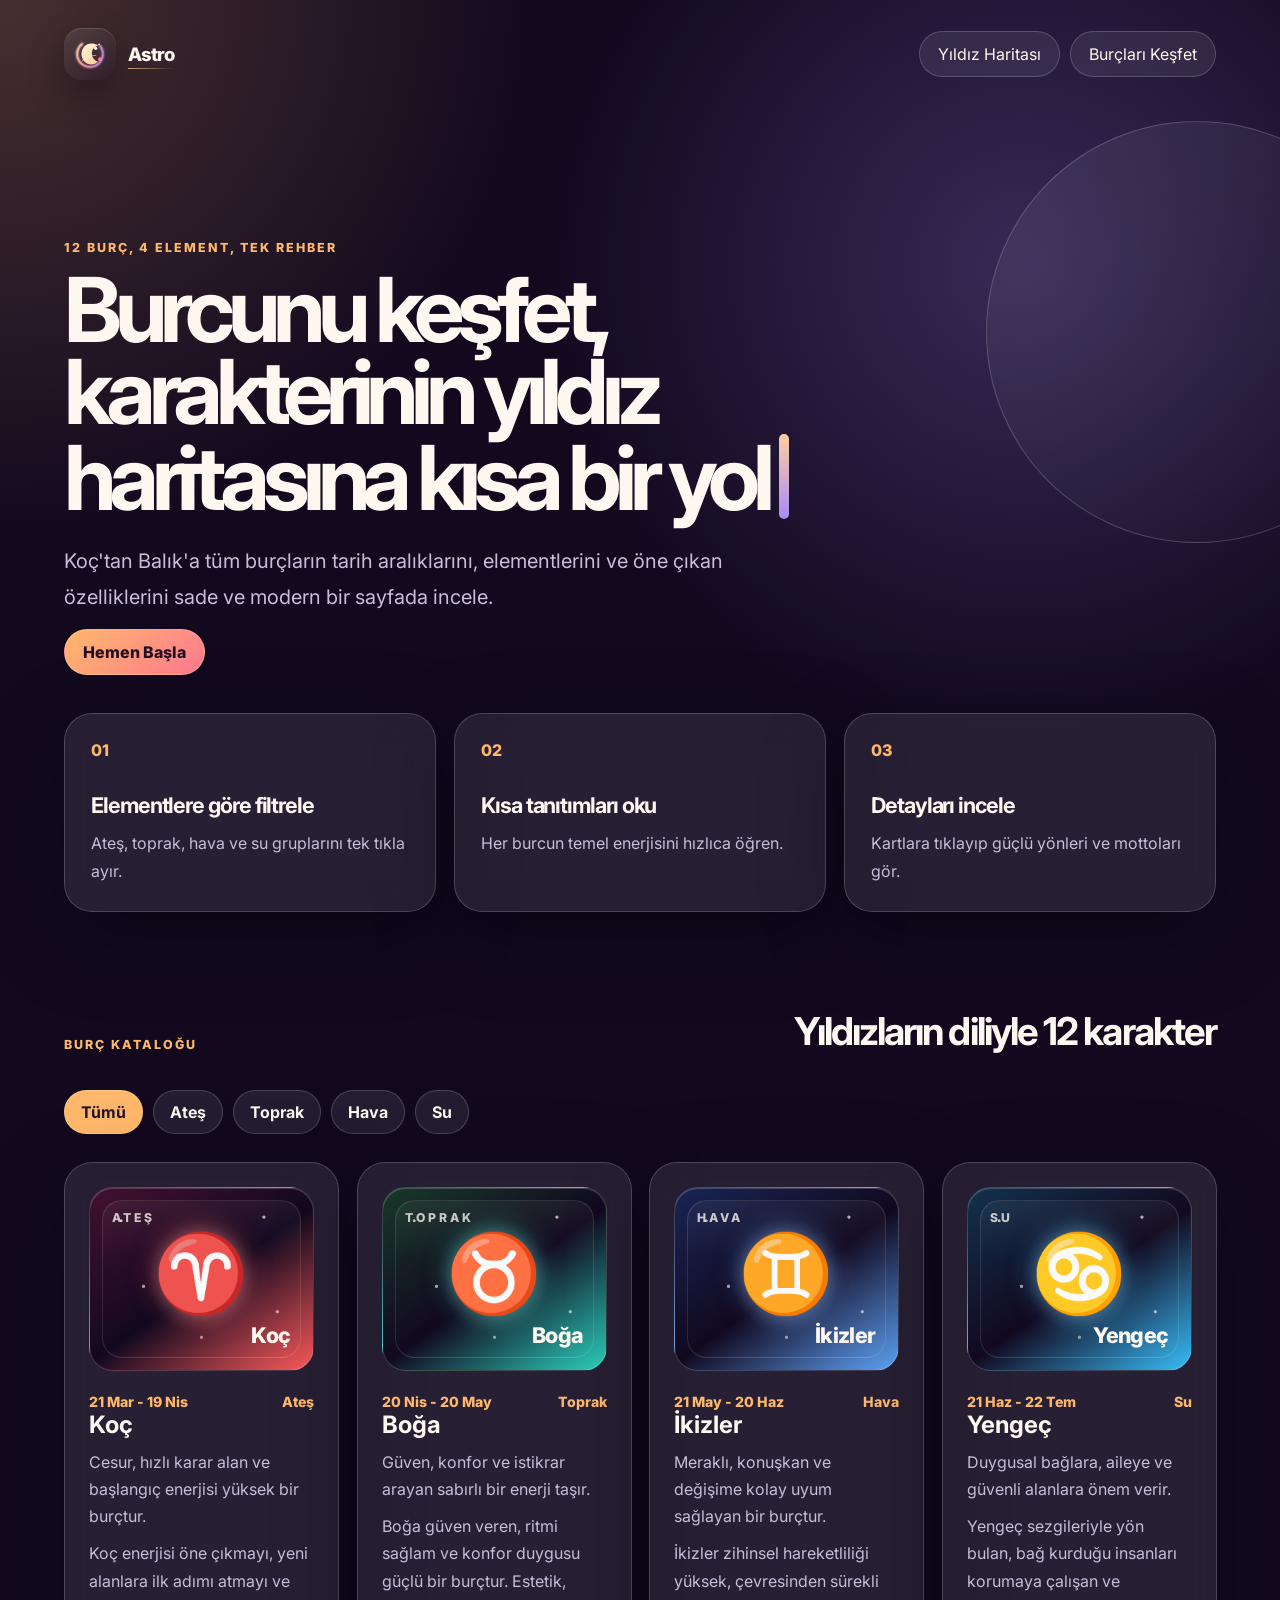
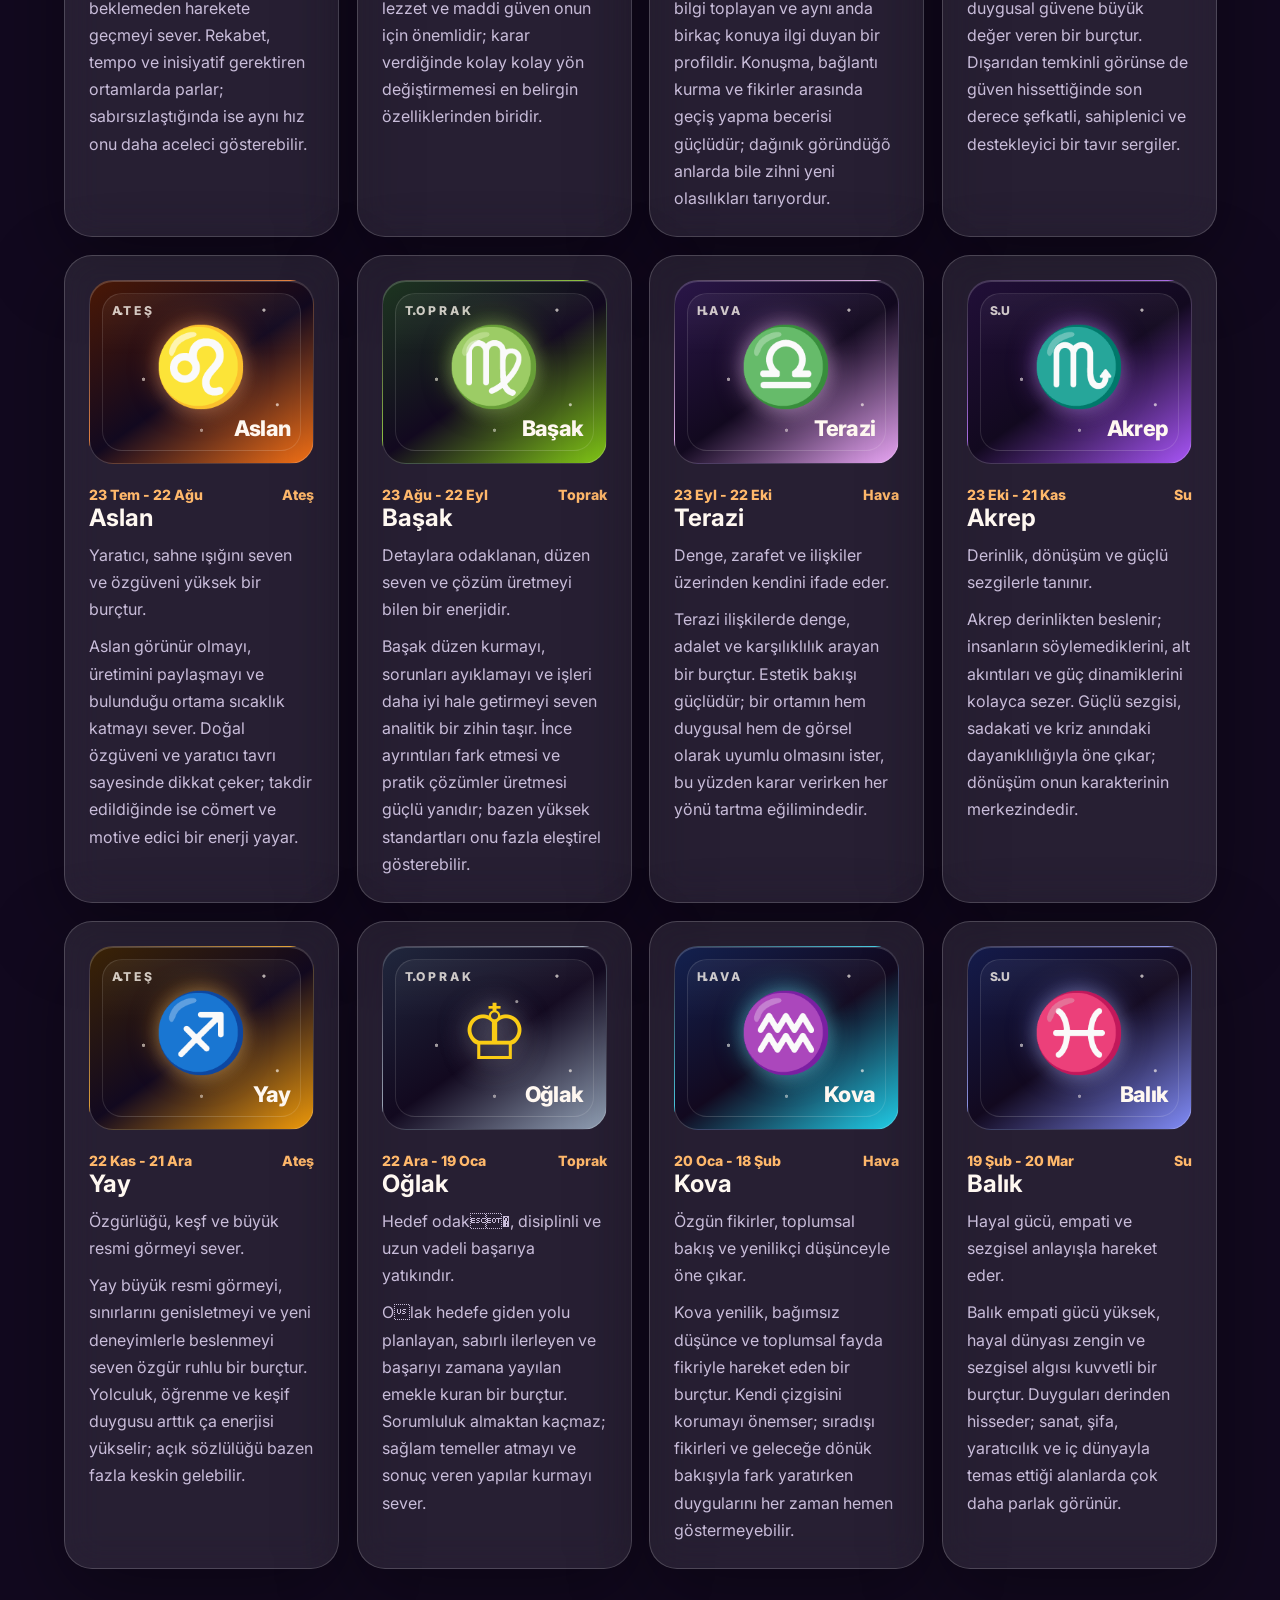
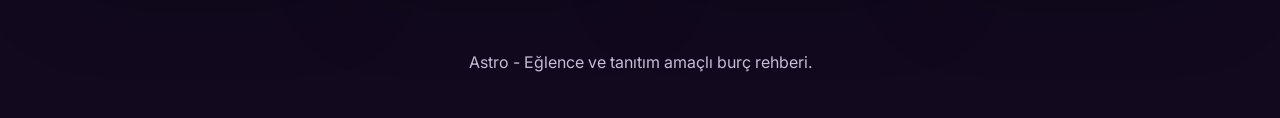
<file: index.html>
<!DOCTYPE html>
<html lang="tr">
<head>
  <meta charset="UTF-8">
  <meta name="viewport" content="width=device-width, initial-scale=1.0">
  <title>Burç Tanıtım Sitesi | Astro</title>
  <link rel="icon" href="favicon.svg" type="image/svg+xml">
  <link rel="preconnect" href="https://fonts.googleapis.com">
  <link rel="preconnect" href="https://fonts.gstatic.com" crossorigin>
  <link href="https://fonts.googleapis.com/css2?family=Inter:wght@400;600;700;800&display=swap" rel="stylesheet">
  <link rel="stylesheet" href="style.css">
  <link rel="stylesheet" href="neon-hover.css">
  <link rel="stylesheet" href="nav-animations.css">
</head>
<body>
  <header class="hero">
    <nav class="navbar" aria-label="Ana navigasyon">
      <a class="logo" href="index.html" aria-label="Astro ana sayfa" data-route="index.html">
        <span class="logo-mark" aria-hidden="true">
          <svg viewBox="0 0 84 84" focusable="false">
            <defs>
              <linearGradient id="astroRing" x1="14" y1="14" x2="70" y2="70" gradientUnits="userSpaceOnUse">
                <stop stop-color="#ffd89b"/>
                <stop offset="0.52" stop-color="#f08bb4"/>
                <stop offset="1" stop-color="#a78bfa"/>
              </linearGradient>
              <linearGradient id="astroMoon" x1="24" y1="22" x2="56" y2="60" gradientUnits="userSpaceOnUse">
                <stop stop-color="#fff5db"/>
                <stop offset="1" stop-color="#ffcf9c"/>
              </linearGradient>
              <filter id="astroGlow" x="-35%" y="-35%" width="170%" height="170%">
                <feGaussianBlur stdDeviation="2.6" result="blur"/>
                <feMerge>
                  <feMergeNode in="blur"/>
                  <feMergeNode in="SourceGraphic"/>
                </feMerge>
              </filter>
            </defs>
            <circle cx="42" cy="42" r="27" fill="none" stroke="url(#astroRing)" stroke-width="3.6" stroke-linecap="round" stroke-dasharray="122 42" transform="rotate(-28 42 42)" filter="url(#astroGlow)"/>
            <path d="M45 20C33 20 24 30 24 42C24 54 33 64 45 64C50 64 55 62 59 58C51 56 46 49 46 41C46 33 51 26 59 24C55 21 50 20 45 20Z" fill="url(#astroMoon)"/>
            <path d="M26 56C33 49 42 45 54 45" fill="none" stroke="rgba(255,248,241,0.78)" stroke-width="1.5" stroke-linecap="round"/>
            <circle cx="54" cy="30" r="3.4" fill="#fff8f1"/>
            <circle cx="61" cy="22" r="1.9" fill="#fff1c6"/>
            <circle cx="63" cy="53" r="4.2" fill="#ff7a90"/>
          </svg>
        </span>
        <span class="logo-text">Astro</span>
      </a>
      <div class="nav-actions">
        <a class="nav-link nav-starchart" href="yildiz-haritasi.html" data-route="yildiz-haritasi.html">Yıldız Haritası</a>
        <a class="nav-link nav-zodiac" href="index.html#burclar" data-route="index.html" data-hash="burclar">Burçları Keşfet</a>
      </div>
    </nav>

    <section class="hero-content">
      <p class="eyebrow" data-typing data-typing-order="1" data-typing-speed="14">12 burç, 4 element, tek rehber</p>
      <h1 data-typing data-typing-order="2" data-typing-speed="18">Burcunu keşfet, karakterinin yıldız haritasına kısa bir yolculuk yap.</h1>
      <p class="hero-text" data-typing data-typing-order="3" data-typing-speed="9">
        Koç'tan Balık'a tüm burçların tarih aralıklarını, elementlerini ve öne çıkan
        özelliklerini sade ve modern bir sayfada incele.
      </p>
      <a class="cta" href="#burclar">Hemen Başla</a>
    </section>
  </header>

  <main>
    <section class="intro" aria-label="Site özeti">
      <article>
        <span>01</span>
        <h2>Elementlere göre filtrele</h2>
        <p>Ateş, toprak, hava ve su gruplarını tek tıkla ayır.</p>
      </article>
      <article>
        <span>02</span>
        <h2>Kısa tanıtımları oku</h2>
        <p>Her burcun temel enerjisini hızlıca öğren.</p>
      </article>
      <article>
        <span>03</span>
        <h2>Detayları incele</h2>
        <p>Kartlara tıklayıp güçlü yönleri ve mottoları gör.</p>
      </article>
    </section>

    <section id="burclar" class="zodiac-section">
      <div class="section-heading">
        <p class="eyebrow">Burç kataloğu</p>
        <h2>Yıldızların diliyle 12 karakter</h2>
      </div>

      <div class="filters" aria-label="Burç element filtreleri">
        <button class="filter active" type="button" data-filter="all">Tümü</button>
        <button class="filter" type="button" data-filter="Ateş">Ateş</button>
        <button class="filter" type="button" data-filter="Toprak">Toprak</button>
        <button class="filter" type="button" data-filter="Hava">Hava</button>
        <button class="filter" type="button" data-filter="Su">Su</button>
      </div>

      <div class="zodiac-grid" id="zodiacGrid" aria-live="polite">
        <a class="zodiac-card" data-element="Ateş" href="burc.html?burc=koc" data-route="burc.html" data-sign="koc" aria-label="Koç burcu detay sayfasına git">
          <span class="zodiac-image-wrap zodiac-poster poster-koc" aria-hidden="true">
            <span class="zodiac-poster-element">ATEŞ</span>
            <span class="zodiac-poster-symbol">♈</span>
            <span class="zodiac-poster-name">Koç</span>
          </span>
          <div class="zodiac-meta">
            <span>21 Mar - 19 Nis</span>
            <span>Ateş</span>
          </div>
          <h3>Koç</h3>
          <p>Cesur, hızlı karar alan ve başlangıç enerjisi yüksek bir burçtur.</p>
          <p class="zodiac-card-detail">Koç enerjisi öne çıkmayı, yeni alanlara ilk adımı atmayı ve beklemeden harekete geçmeyi sever. Rekabet, tempo ve inisiyatif gerektiren ortamlarda parlar; sabırsızlaştığında ise aynı hız onu daha aceleci gösterebilir.</p>
        </a>

        <a class="zodiac-card" data-element="Toprak" href="burc.html?burc=boga" data-route="burc.html" data-sign="boga" aria-label="Boğa burcu detay sayfasına git">
          <span class="zodiac-image-wrap zodiac-poster poster-boga" aria-hidden="true">
            <span class="zodiac-poster-element">TOPRAK</span>
            <span class="zodiac-poster-symbol">♉</span>
            <span class="zodiac-poster-name">Boğa</span>
          </span>
          <div class="zodiac-meta">
            <span>20 Nis - 20 May</span>
            <span>Toprak</span>
          </div>
          <h3>Boğa</h3>
          <p>Güven, konfor ve istikrar arayan sabırlı bir enerji taşır.</p>
          <p class="zodiac-card-detail">Boğa güven veren, ritmi sağlam ve konfor duygusu güçlü bir burçtur. Estetik, lezzet ve maddi güven onun için önemlidir; karar verdiğinde kolay kolay yön değiştirmemesi en belirgin özelliklerinden biridir.</p>
        </a>

        <a class="zodiac-card" data-element="Hava" href="burc.html?burc=ikizler" data-route="burc.html" data-sign="ikizler" aria-label="İkizler burcu detay sayfasına git">
          <span class="zodiac-image-wrap zodiac-poster poster-ikizler" aria-hidden="true">
            <span class="zodiac-poster-element">HAVA</span>
            <span class="zodiac-poster-symbol">♊</span>
            <span class="zodiac-poster-name">İkizler</span>
          </span>
          <div class="zodiac-meta">
            <span>21 May - 20 Haz</span>
            <span>Hava</span>
          </div>
          <h3>İkizler</h3>
          <p>Meraklı, konuşkan ve değişime kolay uyum sağlayan bir burçtur.</p>
          <p class="zodiac-card-detail">İkizler zihinsel hareketliliği yüksek, çevresinden sürekli bilgi toplayan ve aynı anda birkaç konuya ilgi duyan bir profildir. Konuşma, bağlantı kurma ve fikirler arasında geçiş yapma becerisi güçlüdür; dağınık göründüğõ anlarda bile zihni yeni olasılıkları tarıyordur.</p>
        </a>

        <a class="zodiac-card" data-element="Su" href="burc.html?burc=yengec" data-route="burc.html" data-sign="yengec" aria-label="Yengeç burcu detay sayfasına git">
          <span class="zodiac-image-wrap zodiac-poster poster-yengec" aria-hidden="true">
            <span class="zodiac-poster-element">SU</span>
            <span class="zodiac-poster-symbol">♋</span>
            <span class="zodiac-poster-name">Yengeç</span>
          </span>
          <div class="zodiac-meta">
            <span>21 Haz - 22 Tem</span>
            <span>Su</span>
          </div>
          <h3>Yengeç</h3>
          <p>Duygusal bağlara, aileye ve güvenli alanlara önem verir.</p>
          <p class="zodiac-card-detail">Yengeç sezgileriyle yön bulan, bağ kurduğu insanları korumaya çalışan ve duygusal güvene büyük değer veren bir burçtur. Dışarıdan temkinli görünse de güven hissettiğinde son derece şefkatli, sahiplenici ve destekleyici bir tavır sergiler.</p>
        </a>

        <a class="zodiac-card" data-element="Ateş" href="burc.html?burc=aslan" data-route="burc.html" data-sign="aslan" aria-label="Aslan burcu detay sayfasına git">
          <span class="zodiac-image-wrap zodiac-poster poster-aslan" aria-hidden="true">
            <span class="zodiac-poster-element">ATEŞ</span>
            <span class="zodiac-poster-symbol">♌</span>
            <span class="zodiac-poster-name">Aslan</span>
          </span>
          <div class="zodiac-meta">
            <span>23 Tem - 22 Ağu</span>
            <span>Ateş</span>
          </div>
          <h3>Aslan</h3>
          <p>Yaratıcı, sahne ışığını seven ve özgüveni yüksek bir burçtur.</p>
          <p class="zodiac-card-detail">Aslan görünür olmayı, üretimini paylaşmayı ve bulunduğu ortama sıcaklık katmayı sever. Doğal özgüveni ve yaratıcı tavrı sayesinde dikkat çeker; takdir edildiğinde ise cömert ve motive edici bir enerji yayar.</p>
        </a>

        <a class="zodiac-card" data-element="Toprak" href="burc.html?burc=basak" data-route="burc.html" data-sign="basak" aria-label="Başak burcu detay sayfasına git">
          <span class="zodiac-image-wrap zodiac-poster poster-basak" aria-hidden="true">
            <span class="zodiac-poster-element">TOPRAK</span>
            <span class="zodiac-poster-symbol">♍</span>
            <span class="zodiac-poster-name">Başak</span>
          </span>
          <div class="zodiac-meta">
            <span>23 Ağu - 22 Eyl</span>
            <span>Toprak</span>
          </div>
          <h3>Başak</h3>
          <p>Detaylara odaklanan, düzen seven ve çözüm üretmeyi bilen bir enerjidir.</p>
          <p class="zodiac-card-detail">Başak düzen kurmayı, sorunları ayıklamayı ve işleri daha iyi hale getirmeyi seven analitik bir zihin taşır. İnce ayrıntıları fark etmesi ve pratik çözümler üretmesi güçlü yanıdır; bazen yüksek standartları onu fazla eleştirel gösterebilir.</p>
        </a>

        <a class="zodiac-card" data-element="Hava" href="burc.html?burc=terazi" data-route="burc.html" data-sign="terazi" aria-label="Terazi burcu detay sayfasına git">
          <span class="zodiac-image-wrap zodiac-poster poster-terazi" aria-hidden="true">
            <span class="zodiac-poster-element">HAVA</span>
            <span class="zodiac-poster-symbol">♎</span>
            <span class="zodiac-poster-name">Terazi</span>
          </span>
          <div class="zodiac-meta">
            <span>23 Eyl - 22 Eki</span>
            <span>Hava</span>
          </div>
          <h3>Terazi</h3>
          <p>Denge, zarafet ve ilişkiler üzerinden kendini ifade eder.</p>
          <p class="zodiac-card-detail">Terazi ilişkilerde denge, adalet ve karşılıklılık arayan bir burçtur. Estetik bakışı güçlüdür; bir ortamın hem duygusal hem de görsel olarak uyumlu olmasını ister, bu yüzden karar verirken her yönü tartma eğilimindedir.</p>
        </a>

        <a class="zodiac-card" data-element="Su" href="burc.html?burc=akrep" data-route="burc.html" data-sign="akrep" aria-label="Akrep burcu detay sayfasına git">
          <span class="zodiac-image-wrap zodiac-poster poster-akrep" aria-hidden="true">
            <span class="zodiac-poster-element">SU</span>
            <span class="zodiac-poster-symbol">♏</span>
            <span class="zodiac-poster-name">Akrep</span>
          </span>
          <div class="zodiac-meta">
            <span>23 Eki - 21 Kas</span>
            <span>Su</span>
          </div>
          <h3>Akrep</h3>
          <p>Derinlik, dönüşüm ve güçlü sezgilerle tanınır.</p>
          <p class="zodiac-card-detail">Akrep derinlikten beslenir; insanların söylemediklerini, alt akıntıları ve güç dinamiklerini kolayca sezer. Güçlü sezgisi, sadakati ve kriz anındaki dayanıklılığıyla öne çıkar; dönüşüm onun karakterinin merkezindedir.</p>
        </a>

        <a class="zodiac-card" data-element="Ateş" href="burc.html?burc=yay" data-route="burc.html" data-sign="yay" aria-label="Yay burcu detay sayfasına git">
          <span class="zodiac-image-wrap zodiac-poster poster-yay" aria-hidden="true">
            <span class="zodiac-poster-element">ATEŞ</span>
            <span class="zodiac-poster-symbol">♐</span>
            <span class="zodiac-poster-name">Yay</span>
          </span>
          <div class="zodiac-meta">
            <span>22 Kas - 21 Ara</span>
            <span>Ateş</span>
          </div>
          <h3>Yay</h3>
          <p>Özgürlüğü, keşf ve büyük resmi görmeyi sever.</p>
          <p class="zodiac-card-detail">Yay büyük resmi görmeyi, sınırlarını genisletmeyi ve yeni deneyimlerle beslenmeyi seven özgür ruhlu bir burçtur. Yolculuk, öğrenme ve keşif duygusu arttık ça enerjisi yükselir; açık sözlülüğü bazen fazla keskin gelebilir.</p>
        </a>

        <a class="zodiac-card" data-element="Toprak" href="burc.html?burc=oglak" data-route="burc.html" data-sign="oglak" aria-label="Oğlak burcu detay sayfasına git">
          <span class="zodiac-image-wrap zodiac-poster poster-oglak" aria-hidden="true">
            <span class="zodiac-poster-element">TOPRAK</span>
            <span class="zodiac-poster-symbol">♔</span>
            <span class="zodiac-poster-name">Oğlak</span>
          </span>
          <div class="zodiac-meta">
            <span>22 Ara - 19 Oca</span>
            <span>Toprak</span>
          </div>
          <h3>Oğlak</h3>
          <p>Hedef odak�, disiplinli ve uzun vadeli başarıya yatıkındır.</p>
          <p class="zodiac-card-detail">Olak hedefe giden yolu planlayan, sabırlı ilerleyen ve başarıyı zamana yayılan emekle kuran bir burçtur. Sorumluluk almaktan kaçmaz; sağlam temeller atmayı ve sonuç veren yapılar kurmayı sever.</p>
        </a>

        <a class="zodiac-card" data-element="Hava" href="burc.html?burc=kova" data-route="burc.html" data-sign="kova" aria-label="Kova burcu detay sayfasına git">
          <span class="zodiac-image-wrap zodiac-poster poster-kova" aria-hidden="true">
            <span class="zodiac-poster-element">HAVA</span>
            <span class="zodiac-poster-symbol">♒</span>
            <span class="zodiac-poster-name">Kova</span>
          </span>
          <div class="zodiac-meta">
            <span>20 Oca - 18 Şub</span>
            <span>Hava</span>
          </div>
          <h3>Kova</h3>
          <p>Özgün fikirler, toplumsal bakış ve yenilikçi düşünceyle öne çıkar.</p>
          <p class="zodiac-card-detail">Kova yenilik, bağımsız düşünce ve toplumsal fayda fikriyle hareket eden bir burçtur. Kendi çizgisini korumayı önemser; sıradışı fikirleri ve geleceğe dönük bakışıyla fark yaratırken duygularını her zaman hemen göstermeyebilir.</p>
        </a>

        <a class="zodiac-card" data-element="Su" href="burc.html?burc=balik" data-route="burc.html" data-sign="balik" aria-label="Balık burcu detay sayfasına git">
          <span class="zodiac-image-wrap zodiac-poster poster-balik" aria-hidden="true">
            <span class="zodiac-poster-element">SU</span>
            <span class="zodiac-poster-symbol">♓</span>
            <span class="zodiac-poster-name">Balık</span>
          </span>
          <div class="zodiac-meta">
            <span>19 Şub - 20 Mar</span>
            <span>Su</span>
          </div>
          <h3>Balık</h3>
          <p>Hayal gücü, empati ve sezgisel anlayışla hareket eder.</p>
          <p class="zodiac-card-detail">Balık empati gücü yüksek, hayal dünyası zengin ve sezgisel algısı kuvvetli bir burçtur. Duyguları derinden hisseder; sanat, şifa, yaratıcılık ve iç dünyayla temas ettiği alanlarda çok daha parlak görünür.</p>
        </a>
      </div>
    </section>
  </main>

  <footer>
    <p>Astro - Eğlence ve tanıtım amaçlı burç rehberi.</p>
  </footer>

  <script src="site-navigation.js"></script>
  <script src="script.js"></script>
  <script src="ui-effects.js"></script>
</body>
</html>
</file>
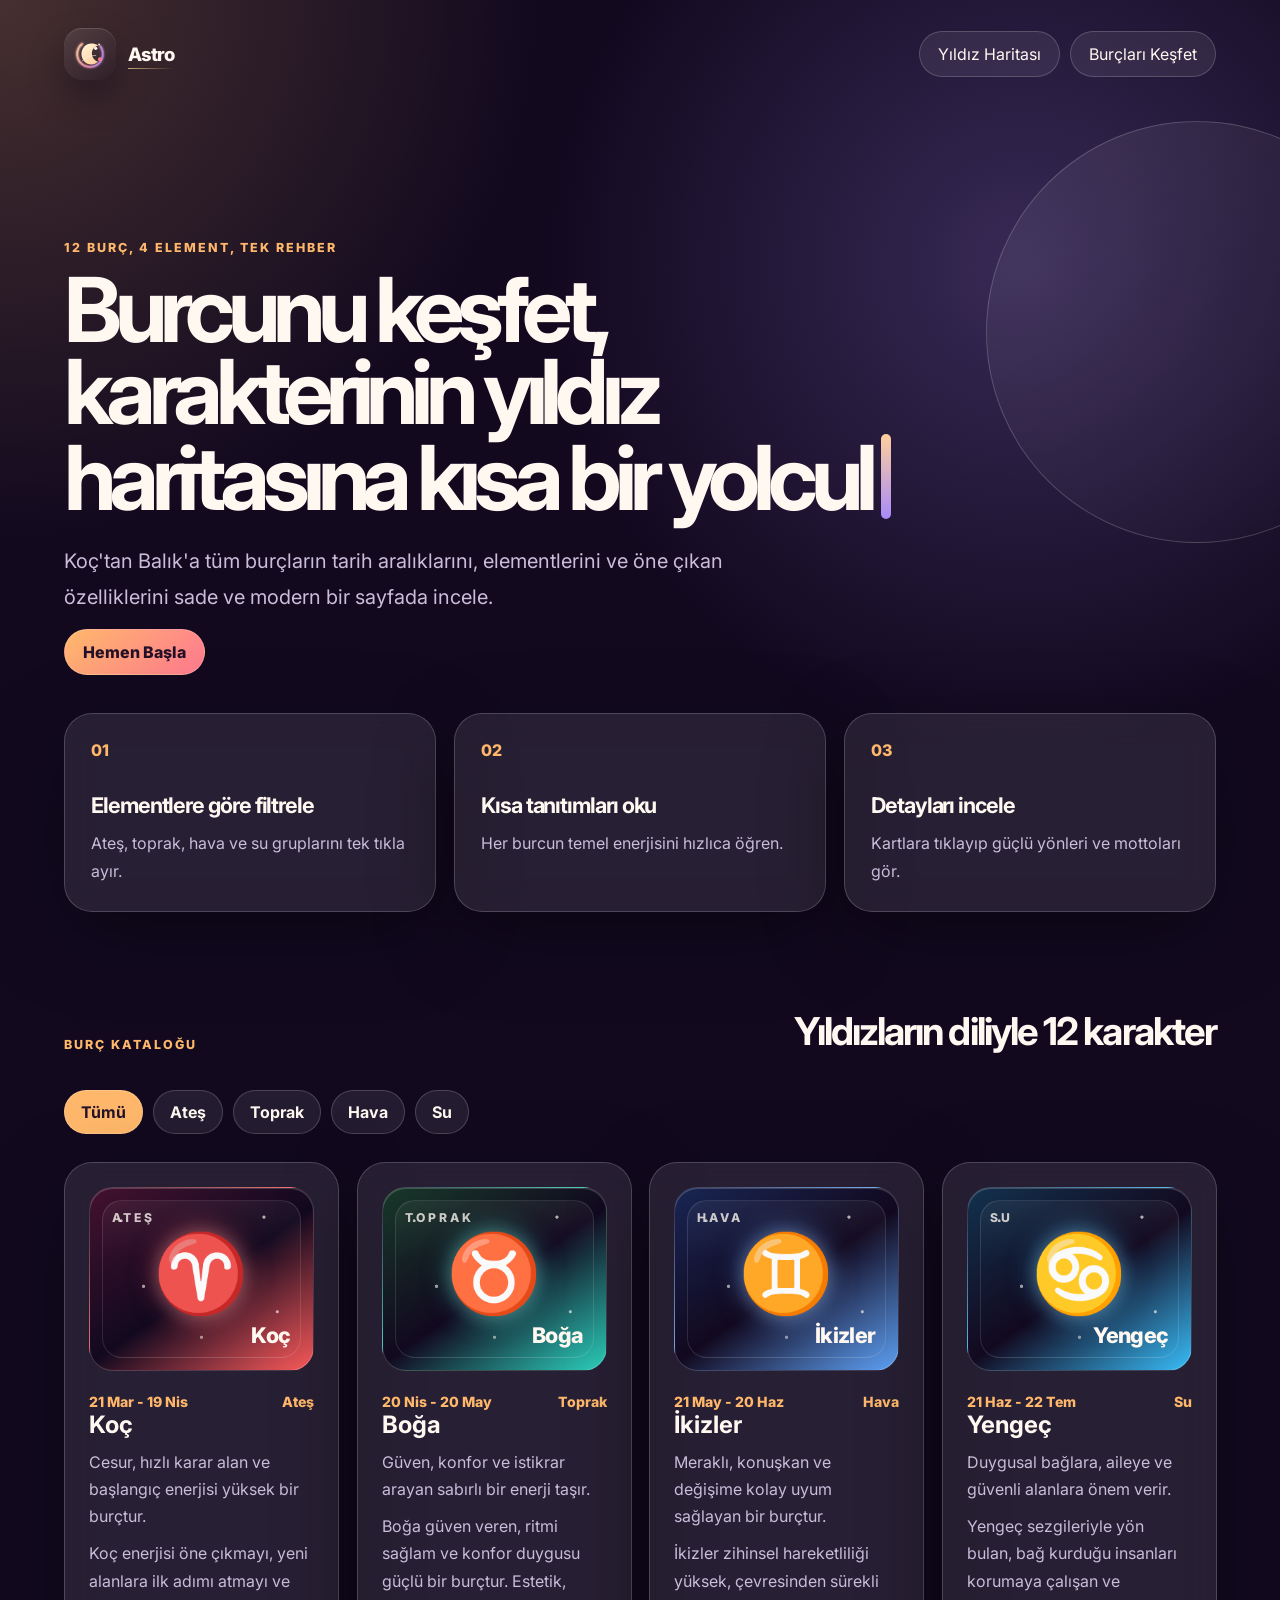
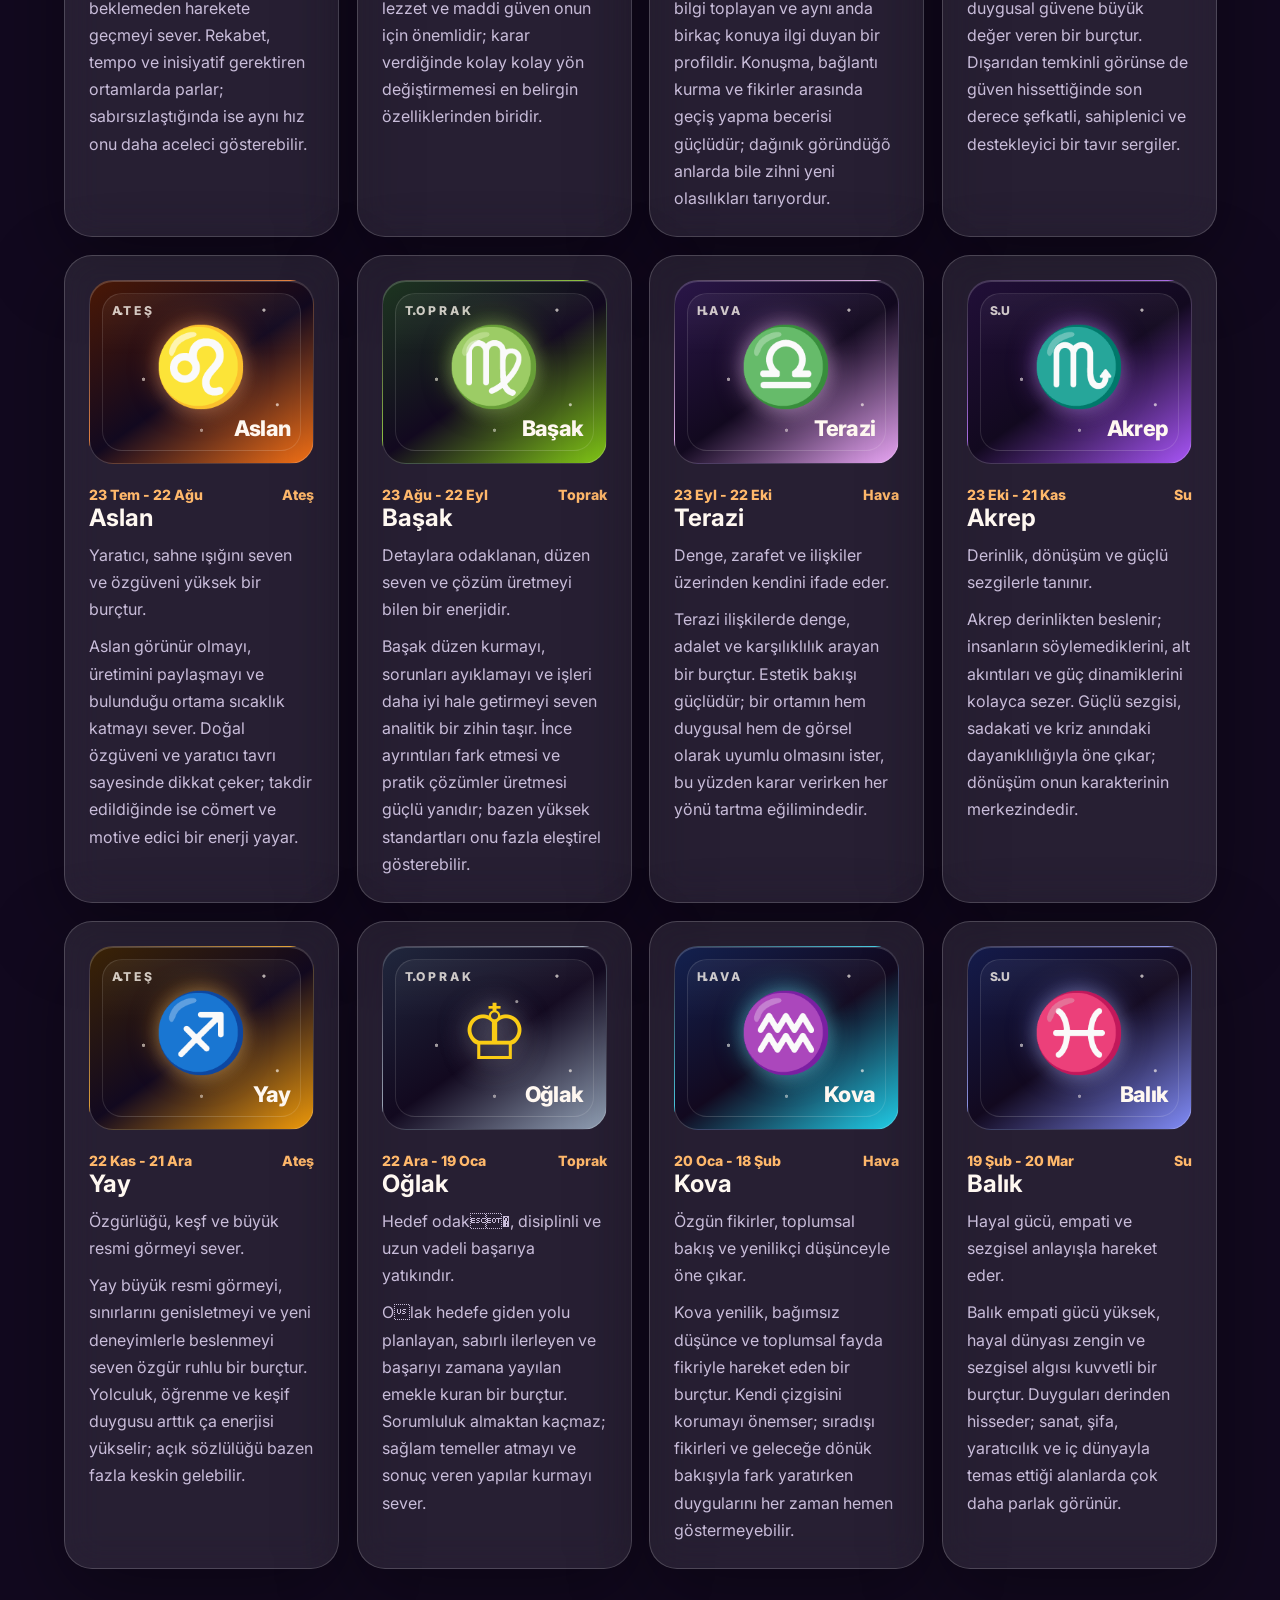
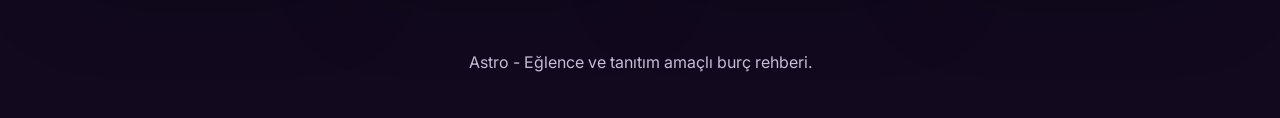
<file: burc-tanitim-sitesi/burc-tanitim-sitesi/index.html>
<!DOCTYPE html>
<html lang="tr">
<head>
  <meta charset="UTF-8">
  <meta http-equiv="refresh" content="0; url=../index.html">
  <meta name="viewport" content="width=device-width, initial-scale=1.0">
  <title>Yonlendiriliyor | Astro</title>
  <script>
    window.location.replace("../index.html");
  </script>
</head>
<body>
  <p>Yenilenen adrese yonlendiriliyorsunuz: <a href="../index.html">Astro</a></p>
</body>
</html>
</file>
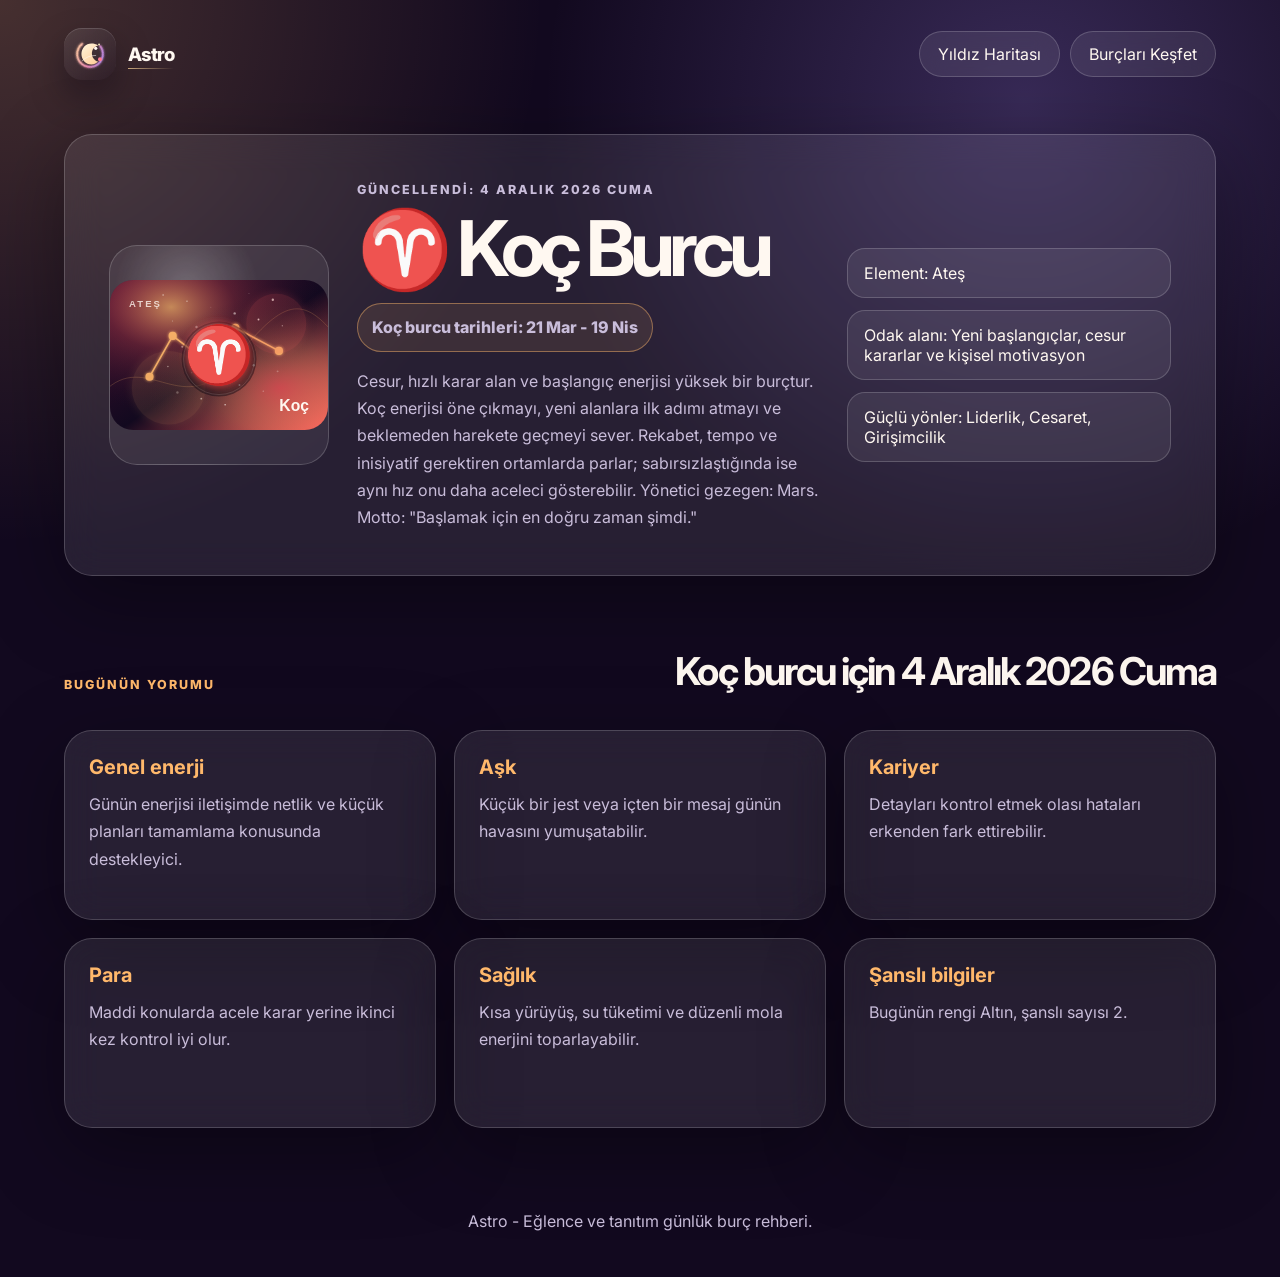
<file: burc.html>
<!DOCTYPE html>
<html lang="tr">
<head>
  <meta charset="UTF-8">
  <meta name="viewport" content="width=device-width, initial-scale=1.0">
  <title>Burç Detayı | Astro</title>
  <link rel="icon" href="favicon.svg" type="image/svg+xml">
  <link rel="preconnect" href="https://fonts.googleapis.com">
  <link rel="preconnect" href="https://fonts.gstatic.com" crossorigin>
  <link href="https://fonts.googleapis.com/css2?family=Inter:wght@400;600;700;800&display=swap" rel="stylesheet">
  <link rel="stylesheet" href="style.css">
  <link rel="stylesheet" href="nav-animations.css">
</head>
<body>
  <header class="detail-hero">
    <nav class="navbar" aria-label="Ana navigasyon">
      <a class="logo" href="index.html" aria-label="Astro ana sayfa" data-route="index.html">
        <span class="logo-mark" aria-hidden="true">
          <svg viewBox="0 0 84 84" focusable="false">
            <defs>
              <linearGradient id="astroRing" x1="14" y1="14" x2="70" y2="70" gradientUnits="userSpaceOnUse">
                <stop stop-color="#ffd89b"/>
                <stop offset="0.52" stop-color="#f08bb4"/>
                <stop offset="1" stop-color="#a78bfa"/>
              </linearGradient>
              <linearGradient id="astroMoon" x1="24" y1="22" x2="56" y2="60" gradientUnits="userSpaceOnUse">
                <stop stop-color="#fff5db"/>
                <stop offset="1" stop-color="#ffcf9c"/>
              </linearGradient>
              <filter id="astroGlow" x="-35%" y="-35%" width="170%" height="170%">
                <feGaussianBlur stdDeviation="2.6" result="blur"/>
                <feMerge>
                  <feMergeNode in="blur"/>
                  <feMergeNode in="SourceGraphic"/>
                </feMerge>
              </filter>
            </defs>
            <circle cx="42" cy="42" r="27" fill="none" stroke="url(#astroRing)" stroke-width="3.6" stroke-linecap="round" stroke-dasharray="122 42" transform="rotate(-28 42 42)" filter="url(#astroGlow)"/>
            <path d="M45 20C33 20 24 30 24 42C24 54 33 64 45 64C50 64 55 62 59 58C51 56 46 49 46 41C46 33 51 26 59 24C55 21 50 20 45 20Z" fill="url(#astroMoon)"/>
            <path d="M26 56C33 49 42 45 54 45" fill="none" stroke="rgba(255,248,241,0.78)" stroke-width="1.5" stroke-linecap="round"/>
            <circle cx="54" cy="30" r="3.4" fill="#fff8f1"/>
            <circle cx="61" cy="22" r="1.9" fill="#fff1c6"/>
            <circle cx="63" cy="53" r="4.2" fill="#ff7a90"/>
          </svg>
        </span>
        <span class="logo-text">Astro</span>
      </a>
      <div class="nav-actions">
        <a class="nav-link nav-starchart" href="yildiz-haritasi.html" data-route="yildiz-haritasi.html">Yıldız Haritası</a>
        <a class="nav-link nav-zodiac" href="index.html#burclar" data-route="index.html" data-hash="burclar">Burçları Keşfet</a>
      </div>
    </nav>
  </header>

  <main class="detail-main">
    <section class="detail-panel detail-panel-page" aria-label="Burç detay sayfası">
      <div class="detail-image-wrap">
        <img id="detailImage" src="" alt="">
      </div>
      <div>
        <p class="eyebrow" id="updatedDate" data-typing data-typing-order="1" data-typing-speed="14">Güncel burç yorumu</p>
        <h1 class="detail-page-title" id="detailTitle" data-typing data-typing-order="2" data-typing-speed="18">Burç detayı</h1>
        <p class="detail-date" id="detailDate" data-typing data-typing-order="3" data-typing-speed="14"></p>
        <p id="detailDescription"></p>
      </div>
      <ul id="detailList"></ul>
    </section>

    <section class="daily-section" aria-label="Güncel yorumlar">
      <div class="section-heading">
        <p class="eyebrow">Bugünün yorumu</p>
        <h2 id="dailyHeading">Güncel bilgiler</h2>
      </div>

      <div class="daily-grid" id="dailyGrid"></div>
    </section>
  </main>

  <footer>
    <p>Astro - Eğlence ve tanıtım günlük burç rehberi.</p>
  </footer>

  <script src="site-navigation.js"></script>
  <script src="zodiac-data.js"></script>
  <script src="burc-detay.js"></script>
  <script src="ui-effects.js"></script>
</body>
</html>
</file>
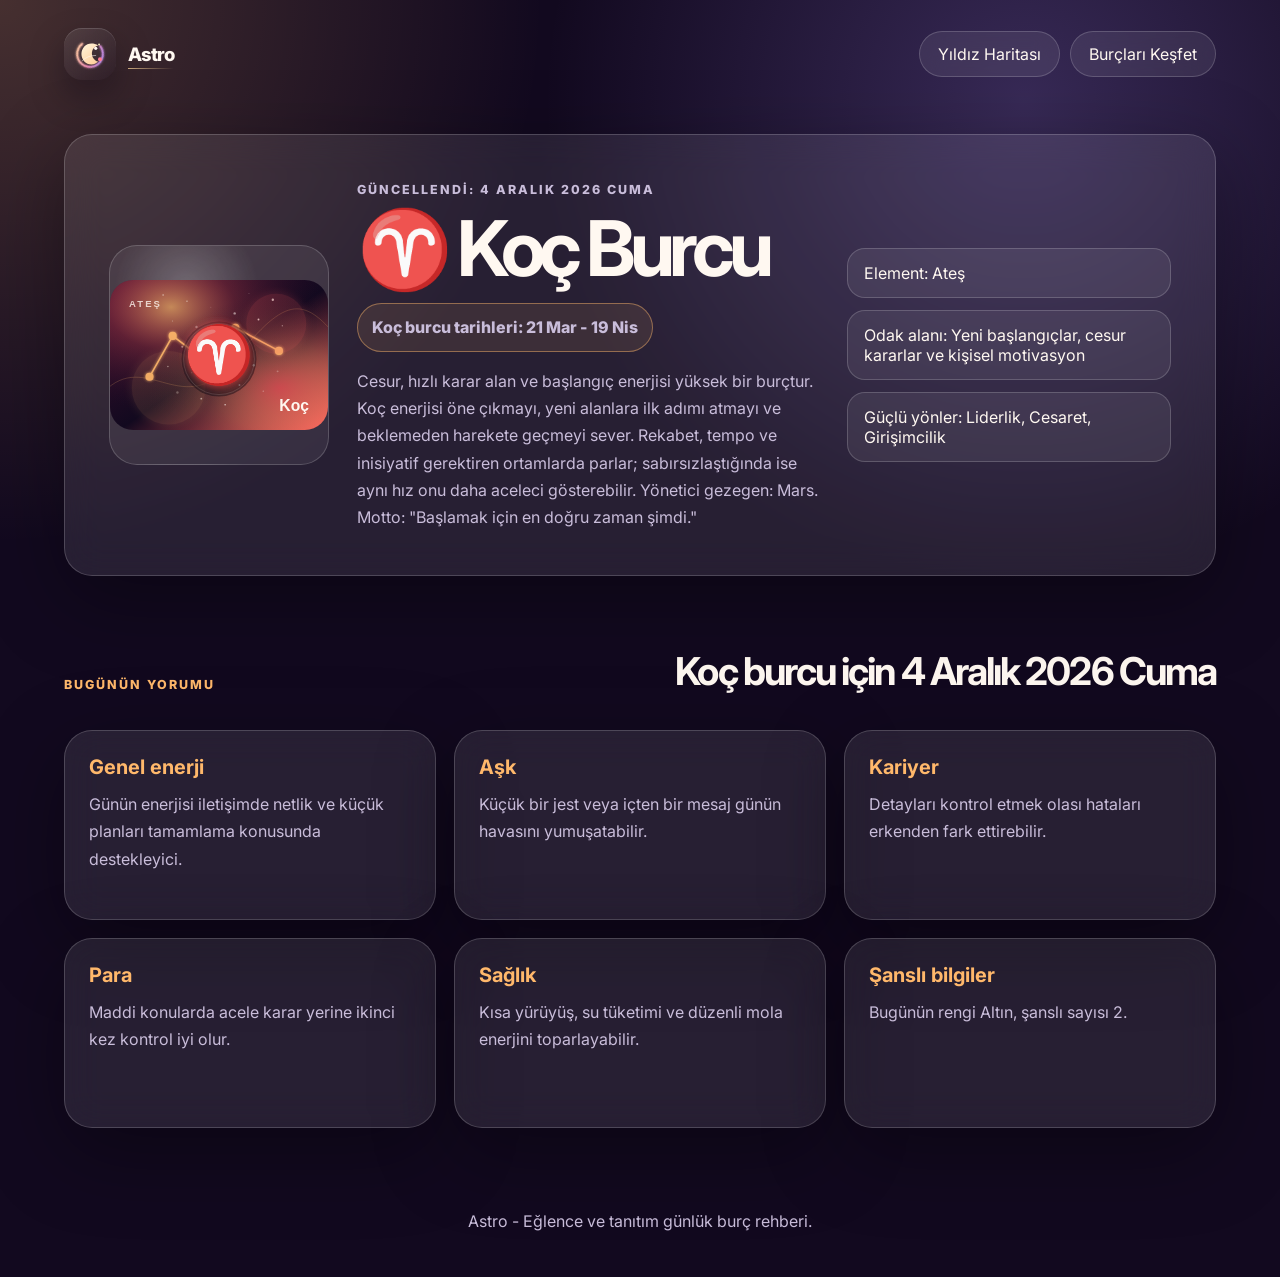
<file: burc-tanitim-sitesi/burc-tanitim-sitesi/burc.html>
<!DOCTYPE html>
<html lang="tr">
<head>
  <meta charset="UTF-8">
  <meta name="viewport" content="width=device-width, initial-scale=1.0">
  <title>Yonlendiriliyor | Astro</title>
  <script>
    const search = window.location.search || "";
    window.location.replace(`../burc.html${search}`);
  </script>
</head>
<body>
  <p>Yenilenen adrese yonlendiriliyorsunuz: <a href="../burc.html">Burc Detayi</a></p>
</body>
</html>
</file>
<file: style.css>
:root {
  --bg: #12091f;
  --bg-soft: #1f1232;
  --card: rgba(255, 255, 255, 0.09);
  --card-strong: rgba(255, 255, 255, 0.15);
  --text: #fff8f1;
  --muted: #c9bdda;
  --accent: #ffb86b;
  --accent-2: #a78bfa;
  --border: rgba(255, 255, 255, 0.18);
  --shadow: 0 24px 80px rgba(0, 0, 0, 0.35);
}

* {
  box-sizing: border-box;
}

html {
  scroll-behavior: smooth;
}

body {
  margin: 0;
  min-height: 100vh;
  font-family: "Inter", Arial, sans-serif;
  color: var(--text);
  background:
    radial-gradient(circle at top left, rgba(255, 184, 107, 0.22), transparent 34rem),
    radial-gradient(circle at 80% 8%, rgba(167, 139, 250, 0.25), transparent 30rem),
    var(--bg);
}

a {
  color: inherit;
  text-decoration: none;
}

.hero {
  min-height: 78vh;
  padding: 28px clamp(20px, 5vw, 72px) 80px;
  position: relative;
  overflow: hidden;
}

.hero::after {
  content: "";
  position: absolute;
  inset: 16% -10% auto auto;
  width: 420px;
  height: 420px;
  border: 1px solid var(--border);
  border-radius: 999px;
  background: linear-gradient(145deg, rgba(255, 255, 255, 0.08), transparent);
  pointer-events: none;
}

.navbar {
  display: flex;
  justify-content: space-between;
  align-items: center;
  gap: 20px;
  position: relative;
  z-index: 1;
}

.logo {
  display: inline-flex;
  align-items: center;
  gap: 12px;
  font-size: 1.16rem;
  font-weight: 800;
  letter-spacing: -0.04em;
}

.logo-mark {
  display: inline-flex;
  align-items: center;
  justify-content: center;
  width: 52px;
  height: 52px;
  border-radius: 18px;
  background: linear-gradient(145deg, rgba(255, 255, 255, 0.1), rgba(18, 9, 31, 0.22));
  box-shadow:
    inset 0 1px 0 rgba(255, 255, 255, 0.14),
    0 16px 34px rgba(6, 3, 15, 0.34);
  backdrop-filter: blur(12px);
}

.logo-mark svg {
  width: 40px;
  height: 40px;
  display: block;
}

.logo-text {
  position: relative;
  color: #fff8f1;
}

.logo-text::after {
  content: "";
  position: absolute;
  left: 0;
  right: 0;
  bottom: -4px;
  height: 1px;
  background: linear-gradient(90deg, rgba(255, 216, 155, 0.72), rgba(167, 139, 250, 0));
}

.nav-actions {
  display: flex;
  flex-wrap: wrap;
  justify-content: flex-end;
  gap: 10px;
}

.nav-link,
.cta {
  border: 1px solid var(--border);
  border-radius: 999px;
  padding: 12px 18px;
  background: rgba(255, 255, 255, 0.08);
  backdrop-filter: blur(12px);
}

.hero-content {
  max-width: 860px;
  margin-top: clamp(80px, 13vw, 160px);
  position: relative;
  z-index: 1;
}

.eyebrow {
  margin: 0 0 14px;
  color: var(--accent);
  font-weight: 800;
  letter-spacing: 0.16em;
  text-transform: uppercase;
  font-size: 0.78rem;
}

h1,
h2,
p {
  margin: 0 0;
}

h1 {
  margin-bottom: 24px;
  font-size: clamp(2.7rem, 7vw, 6.8rem);
  line-height: 0.92;
  letter-spacing: -0.08em;
}

h2 {
  margin-bottom: 12px;
  font-size: clamp(1.8rem, 3vw, 3rem);
  letter-spacing: -0.05em;
}

.hero-text {
  max-width: 680px;
  color: var(--muted);
  font-size: clamp(1rem, 1.8vw, 1.25rem);
  line-height: 1.8;
}

[data-typing] {
  will-change: contents;
}

[data-typing].is-typing::after {
  content: "";
  display: inline-block;
  width: 0.11em;
  height: 0.95em;
  margin-left: 0.12em;
  vertical-align: -0.1em;
  border-radius: 999px;
  background: linear-gradient(180deg, #ffcf9c, #a78bfa);
  animation: typing-caret 0.7s steps(1) infinite;
}

.cta {
  display: inline-flex;
  margin-top: 14px;
  background: linear-gradient(135deg, var(--accent), #ff7a90);
  color: #241128;
  font-weight: 800;
}

main {
  padding: 0 clamp(20px, 5vw, 72px) 52px;
}

.intro {
  display: grid;
  grid-template-columns: repeat(3, minmax(0, 1fr));
  gap: 18px;
  margin-top: -42px;
  position: relative;
  z-index: 2;
}

.intro article,
.zodiac-card,
.detail-panel {
  border: 1px solid var(--border);
  border-radius: 28px;
  background: var(--card);
  box-shadow: var(--shadow);
  backdrop-filter: blur(18px);
}

.intro article {
  padding: 26px;
}

.intro span {
  display: inline-flex;
  margin-bottom: 32px;
  color: var(--accent);
  font-weight: 800;
}

.intro h2 {
  font-size: 1.35rem;
}

.intro p,
.zodiac-card p,
.detail-panel p,
footer {
  color: var(--muted);
  line-height: 1.7;
}

.zodiac-section {
  padding-top: 96px;
}

.section-heading {
  display: flex;
  align-items: end;
  justify-content: space-between;
  gap: 24px;
  margin-bottom: 24px;
}

.filters {
  display: flex;
  flex-wrap: wrap;
  gap: 10px;
  margin-bottom: 28px;
}

.filter {
  border: 1px solid var(--border);
  border-radius: 999px;
  padding: 11px 16px;
  color: var(--text);
  background: rgba(255, 255, 255, 0.08);
  cursor: pointer;
  font: inherit;
  font-weight: 700;
  transition: 0.2s ease;
}

.filter:hover,
.filter.active {
  color: #25122b;
  background: var(--accent);
}

.zodiac-grid {
  display: grid;
  grid-template-columns: repeat(4, minmax(0, 1fr));
  gap: 18px;
}

.zodiac-card {
  display: flex;
  flex-direction: column;
  min-height: 260px;
  padding: 24px;
  text-align: left;
  color: var(--text);
  cursor: pointer;
  font: inherit;
  transition: transform 0.2s ease, background 0.2s ease, border-color 0.2s ease;
}

.zodiac-card:hover,
.zodiac-card:focus-visible {
  transform: translateY(-6px);
  background: var(--card-strong);
  border-color: rgba(255, 184, 107, 0.7);
  outline: none;
}

.zodiac-image-wrap {
  display: grid;
  place-items: center;
  min-height: 178px;
  margin-bottom: 22px;
  border: 1px solid var(--border);
  border-radius: 24px;
  background:
    radial-gradient(circle at 35% 20%, rgba(255, 255, 255, 0.24), transparent 32%),
    rgba(255, 255, 255, 0.07);
  box-shadow: inset 0 1px 0 rgba(255, 255, 255, 0.18);
  overflow: hidden;
}

.zodiac-card[hidden] {
  display: none;
}

.zodiac-poster {
  display: flex;
  flex-direction: column;
  justify-content: space-between;
  position: relative;
  isolation: isolate;
  padding: 22px;
  background:
    radial-gradient(circle at 24% 20%, rgba(255, 255, 255, 0.18), transparent 0 28%),
    radial-gradient(circle at 76% 78%, rgba(255, 255, 255, 0.18), transparent 0 26%),
    linear-gradient(145deg, var(--poster-deep), #12091f 52%, var(--poster-primary));
}

.zodiac-poster::before,
.zodiac-poster::after {
  content: "";
  position: absolute;
  inset: 0;
  pointer-events: none;
}

.zodiac-poster::before {
  background:
    radial-gradient(circle at 14% 18%, rgba(255, 248, 241, 0.82) 0 1px, transparent 1.8px),
    radial-gradient(circle at 78% 16%, rgba(255, 248, 241, 0.75) 0 1.2px, transparent 2px),
    radial-gradient(circle at 60% 30%, rgba(255, 248, 241, 0.62) 0 1px, transparent 2px),
    radial-gradient(circle at 24% 54%, rgba(255, 248, 241, 0.66) 0 1.4px, transparent 2px),
    radial-gradient(circle at 84% 68%, rgba(255, 248, 241, 0.72) 0 1px, transparent 2px),
    radial-gradient(circle at 50% 82%, rgba(255, 248, 241, 0.55) 0 1.3px, transparent 2px);
  opacity: 0.9;
}

.zodiac-poster::after {
  inset: 12px;
  border: 1px solid rgba(255, 248, 241, 0.12);
  border-radius: 20px;
  background:
    radial-gradient(circle at 50% 52%, rgba(255, 255, 255, 0.07), transparent 44%),
    linear-gradient(180deg, rgba(255, 255, 255, 0.05), transparent 40%);
}

.zodiac-poster-element,
.zodiac-poster-name,
.zodiac-poster-symbol {
  position: relative;
  z-index: 1;
}

.zodiac-poster-element {
  align-self: flex-start;
  color: rgba(255, 248, 241, 0.78);
  font-size: 0.76rem;
  font-weight: 800;
  letter-spacing: 0.24em;
}

.zodiac-poster-symbol {
  align-self: center;
  margin: 10px 0;
  font-size: 4.8rem;
  line-height: 1;
  color: var(--poster-secondary);
  text-shadow:
    0 0 18px rgba(255, 255, 255, 0.18),
    0 0 28px color-mix(in srgb, var(--poster-primary) 55%, transparent);
}

.zodiac-poster-name {
  align-self: flex-end;
  font-size: 1.35rem;
  font-weight: 800;
  letter-spacing: -0.03em;
}

.poster-koc {
  --poster-primary: #ff5c5c;
  --poster-secondary: #ffcc93;
  --poster-deep: #43112f;
}

.poster-boga {
  --poster-primary: #2dd4bf;
  --poster-secondary: #f5d06f;
  --poster-deep: #173829;
}

.poster-ikizler {
  --poster-primary: #60a5fa;
  --poster-secondary: #c4b5fd;
  --poster-deep: #182553;
}

.poster-yengec {
  --poster-primary: #38bdf8;
  --poster-secondary: #f0f9ff;
  --poster-deep: #12314d;
}

.poster-aslan {
  --poster-primary: #f97316;
  --poster-secondary: #fde68a;
  --poster-deep: #4a1805;
}

.poster-basak {
  --poster-primary: #84cc16;
  --poster-secondary: #f7d794;
  --poster-deep: #1d3520;
}

.poster-terazi {
  --poster-primary: #f0abfc;
  --poster-secondary: #93c5fd;
  --poster-deep: #2a1648;
}

.poster-akrep {
  --poster-primary: #a855f7;
  --poster-secondary: #fb7185;
  --poster-deep: #210f38;
}

.poster-yay {
  --poster-primary: #f59e0b;
  --poster-secondary: #fef3c7;
  --poster-deep: #3b2305;
}

.poster-oglak {
  --poster-primary: #94a3b8;
  --poster-secondary: #facc15;
  --poster-deep: #20273d;
}

.poster-kova {
  --poster-primary: #22d3ee;
  --poster-secondary: #a78bfa;
  --poster-deep: #13214f;
}

.poster-balik {
  --poster-primary: #818cf8;
  --poster-secondary: #67e8f9;
  --poster-deep: #141b4b;
}

.zodiac-meta {
  display: flex;
  justify-content: space-between;
  gap: 14px;
  color: var(--accent);
  font-size: 0.88rem;
  font-weight: 800;
}

.zodiac-card h3 {
  margin: 0 0 10px;
  font-size: 1.5rem;
}

.zodiac-card-detail {
  margin-top: 10px;
  color: rgba(255, 248, 241, 0.84);
}

.detail-hero {
  padding: 28px clamp(20px, 5vw, 72px) 12px;
}

.detail-main {
  padding-top: 42px;
}

.detail-page-title {
  margin-bottom: 18px;
  font-size: clamp(2.6rem, 6vw, 5.2rem);
}

.detail-panel {
  display: grid;
  grid-template-columns: 220px minmax(0, 1fr) minmax(260px, 0.7fr);
  gap: 28px;
  margin-top: 44px;
  padding: clamp(24px, 4vw, 44px);
  align-items: center;
}

.detail-panel-page {
  margin-top: 0;
}

.detail-image-wrap {
  display: grid;
  place-items: center;
  min-height: 220px;
  border: 1px solid var(--border);
  border-radius: 28px;
  background:
    radial-gradient(circle at 35% 20%, rgba(255, 255, 255, 0.24), transparent 32%),
    rgba(255, 255, 255, 0.07);
}

.detail-image-wrap img {
  display: block;
  width: 100%;
  height: auto;
}

.detail-date {
  display: inline-flex;
  margin-bottom: 16px;
  border: 1px solid rgba(255, 184, 107, 0.45);
  border-radius: 999px;
  padding: 10px 14px;
  color: var(--accent);
  background: rgba(255, 184, 107, 0.1);
  font-weight: 800;
}

.detail-panel ul {
  display: grid;
  gap: 12px;
  margin: 0;
  padding: 0;
  list-style: none;
}

.detail-panel li {
  border: 1px solid var(--border);
  border-radius: 18px;
  padding: 14px 16px;
  background: rgba(255, 255, 255, 0.07);
}

.daily-section {
  padding-top: 72px;
}

.daily-grid {
  display: grid;
  grid-template-columns: repeat(3, minmax(0, 1fr));
  gap: 18px;
}

.daily-card {
  min-height: 190px;
  border: 1px solid var(--border);
  border-radius: 28px;
  padding: 24px;
  background: var(--card);
  box-shadow: var(--shadow);
  backdrop-filter: blur(18px);
}

.daily-card h3 {
  margin: 0 0 12px;
  color: var(--accent);
  font-size: 1.25rem;
}

.daily-card p {
  color: var(--muted);
  line-height: 1.7;
}

footer {
  padding: 28px clamp(20px, 5vw, 72px) 42px;
  text-align: center;
}

@keyframes typing-caret {
  0%,
  49% {
    opacity: 1;
  }

  50%,
  100% {
    opacity: 0;
  }
}

@media (max-width: 980px) {
  .intro,
  .zodiac-grid,
  .detail-panel,
  .daily-grid {
    grid-template-columns: repeat(2, minmax(0, 1fr));
  }

  .detail-panel ul {
    grid-column: 1 / -1;
  }
}

@media (max-width: 680px) {
  .hero {
    min-height: auto;
  }

  .navbar {
    align-items: flex-start;
    flex-direction: column;
  }

  .logo-mark {
    width: 48px;
    height: 48px;
  }

  .logo-mark svg {
    width: 36px;
    height: 36px;
  }

  .nav-actions {
    justify-content: flex-start;
  }

  .intro,
  .zodiac-grid,
  .detail-panel,
  .daily-grid {
    grid-template-columns: 1fr;
  }

  .detail-panel ul {
    grid-column: auto;
  }
}
</file>
<file: neon-hover.css>
@property --neon-angle {
  syntax: "<angle>";
  initial-value: 0deg;
  inherits: false;
}

.zodiac-card {
  --spot-x: 50%;
  --spot-y: 50%;
  --tilt-x: 0deg;
  --tilt-y: 0deg;
  --glide-x: 0px;
  --glide-y: 0px;
  position: relative;
  isolation: isolate;
  overflow: visible;
  transform-style: preserve-3d;
  will-change: transform, box-shadow;
}

.zodiac-card > * {
  position: relative;
  z-index: 2;
}

.zodiac-card::before {
  content: "";
  position: absolute;
  inset: -3px;
  z-index: 3;
  border-radius: 31px;
  padding: 3px;
  background:
    radial-gradient(
      circle at var(--spot-x) var(--spot-y),
      rgba(255, 248, 241, 1) 0 7%,
      rgba(255, 184, 107, 0.96) 8% 15%,
      rgba(167, 139, 250, 0.82) 16% 24%,
      transparent 34%
    ),
    conic-gradient(
      from var(--neon-angle, 0deg),
      transparent 0deg,
      transparent 35deg,
      rgba(34, 211, 238, 0.22) 58deg,
      rgba(167, 139, 250, 0.9) 78deg,
      rgba(255, 248, 241, 1) 96deg,
      rgba(255, 184, 107, 1) 116deg,
      rgba(255, 122, 144, 0.62) 138deg,
      transparent 170deg,
      transparent 360deg
    );
  opacity: 0;
  filter:
    drop-shadow(0 0 12px rgba(255, 184, 107, 0.8))
    drop-shadow(0 0 22px rgba(167, 139, 250, 0.55));
  pointer-events: none;
  transition: opacity 0.22s ease;
  -webkit-mask:
    linear-gradient(#000 0 0) content-box,
    linear-gradient(#000 0 0);
  -webkit-mask-composite: xor;
  mask:
    linear-gradient(#000 0 0) content-box,
    linear-gradient(#000 0 0);
  mask-composite: exclude;
}

.zodiac-card::after {
  content: "";
  position: absolute;
  inset: 0;
  z-index: 1;
  border-radius: 28px;
  background:
    radial-gradient(
      circle at var(--spot-x) var(--spot-y),
      rgba(255, 248, 241, 0.34) 0,
      rgba(255, 184, 107, 0.24) 14%,
      rgba(167, 139, 250, 0.18) 27%,
      rgba(34, 211, 238, 0.1) 38%,
      transparent 54%
    ),
    radial-gradient(
      circle at calc(var(--spot-x) + 12%) calc(var(--spot-y) + 10%),
      rgba(255, 122, 144, 0.16),
      transparent 36%
    );
  box-shadow:
    inset 0 0 34px rgba(255, 248, 241, 0.1),
    0 0 34px rgba(167, 139, 250, 0.18);
  opacity: 0;
  transform: scale(0.98);
  mix-blend-mode: screen;
  pointer-events: none;
  transition:
    opacity 0.2s ease,
    transform 0.2s ease,
    background-position 0.2s ease;
}

.zodiac-card:hover::before,
.zodiac-card:focus-visible::before {
  opacity: 1;
  animation: neon-border-spin 1.15s linear infinite;
}

.zodiac-card:hover::after,
.zodiac-card:focus-visible::after {
  opacity: 1;
  transform: scale(1);
}

.zodiac-card:hover,
.zodiac-card:focus-visible {
  z-index: 2;
  transform:
    perspective(900px)
    translateY(-10px)
    rotateX(var(--tilt-x))
    rotateY(var(--tilt-y))
    scale(1.025);
  box-shadow:
    0 30px 90px rgba(0, 0, 0, 0.46),
    0 0 36px rgba(255, 184, 107, 0.2),
    0 0 58px rgba(167, 139, 250, 0.18);
}

.zodiac-card .zodiac-image-wrap,
.zodiac-card .zodiac-image-wrap img,
.zodiac-card .card-action {
  transition:
    transform 0.32s ease,
    filter 0.32s ease,
    box-shadow 0.32s ease,
    background 0.32s ease;
}

.zodiac-card:hover .zodiac-image-wrap,
.zodiac-card:focus-visible .zodiac-image-wrap {
  transform:
    translateZ(18px)
    translate(var(--glide-x), var(--glide-y))
    scale(1.02);
  box-shadow:
    inset 0 1px 0 rgba(255, 255, 255, 0.22),
    0 18px 42px rgba(0, 0, 0, 0.28);
}

.zodiac-card:hover .zodiac-image-wrap img,
.zodiac-card:focus-visible .zodiac-image-wrap img {
  transform: scale(1.06);
  filter: saturate(1.18) contrast(1.08) brightness(1.08);
}

.zodiac-card:hover .card-action,
.zodiac-card:focus-visible .card-action {
  transform: translateY(-2px);
  background: linear-gradient(135deg, #fff8f1, #ffb86b 42%, #a78bfa);
  box-shadow:
    0 10px 28px rgba(255, 184, 107, 0.28),
    0 0 22px rgba(167, 139, 250, 0.22);
}

@keyframes neon-border-spin {
  to {
    --neon-angle: 360deg;
  }
}

@media (prefers-reduced-motion: reduce) {
  .zodiac-card:hover::before,
  .zodiac-card:focus-visible::before {
    animation-duration: 3s;
  }
}
</file>
<file: nav-animations.css>
.nav-link {
  position: relative;
  isolation: isolate;
  overflow: visible;
  transition:
    transform 0.24s ease,
    border-color 0.24s ease,
    background 0.24s ease,
    box-shadow 0.24s ease,
    color 0.24s ease;
}

.nav-link::before,
.nav-link::after {
  position: absolute;
  pointer-events: none;
}

.nav-link::after {
  content: "";
  inset: -8px;
  z-index: -1;
  border-radius: inherit;
  opacity: 0;
  transform: scale(0.86);
  transition: opacity 0.24s ease, transform 0.24s ease;
}

.nav-link:hover,
.nav-link:focus-visible {
  transform: translateY(-3px) scale(1.04);
  border-color: rgba(255, 184, 107, 0.82);
  background: rgba(255, 255, 255, 0.16);
  box-shadow:
    0 14px 34px rgba(0, 0, 0, 0.28),
    0 0 24px rgba(255, 184, 107, 0.22);
  outline: none;
}

.nav-link:hover::after,
.nav-link:focus-visible::after {
  opacity: 1;
  transform: scale(1);
}

.nav-starchart::before {
  content: "";
  inset: -20px -22px;
  z-index: -1;
  border-radius: inherit;
  opacity: 0;
  background:
    radial-gradient(circle at 50% 2%, rgba(255, 248, 241, 0.95) 0 2px, transparent 3px),
    radial-gradient(circle at 96% 50%, rgba(34, 211, 238, 0.86) 0 2px, transparent 3px),
    radial-gradient(circle at 50% 98%, rgba(255, 184, 107, 0.9) 0 2px, transparent 3px),
    radial-gradient(circle at 4% 50%, rgba(167, 139, 250, 0.9) 0 2px, transparent 3px),
    radial-gradient(circle at 18% 18%, rgba(255, 248, 241, 0.72) 0 1.5px, transparent 2.6px),
    radial-gradient(circle at 82% 18%, rgba(255, 184, 107, 0.76) 0 1.5px, transparent 2.6px),
    radial-gradient(circle at 82% 82%, rgba(167, 139, 250, 0.74) 0 1.5px, transparent 2.6px),
    radial-gradient(circle at 18% 82%, rgba(34, 211, 238, 0.72) 0 1.5px, transparent 2.6px);
  filter: drop-shadow(0 0 8px rgba(255, 248, 241, 0.74));
  transform: scale(0.84) rotate(0deg);
  transition: opacity 0.22s ease, transform 0.22s ease;
}

.nav-starchart::after {
  background:
    radial-gradient(circle at 18% 30%, rgba(255, 248, 241, 0.76) 0 2px, transparent 3px),
    radial-gradient(circle at 82% 28%, rgba(167, 139, 250, 0.82) 0 2px, transparent 3px),
    radial-gradient(circle at 50% 82%, rgba(34, 211, 238, 0.7) 0 2px, transparent 3px),
    radial-gradient(circle at 62% 12%, rgba(255, 184, 107, 0.76) 0 1.7px, transparent 3px),
    rgba(255, 255, 255, 0.03);
  box-shadow: 0 0 30px rgba(167, 139, 250, 0.22);
}

.nav-starchart:hover::before,
.nav-starchart:focus-visible::before {
  animation: nav-star-orbit 2.4s linear infinite;
  opacity: 1;
}

.nav-starchart:hover::after,
.nav-starchart:focus-visible::after {
  animation: nav-star-glow 1.45s ease-in-out infinite;
}

.nav-zodiac::before {
  content: "♈ ♉ ♊ ♋";
  inset: auto auto -17px 50%;
  color: var(--accent);
  font-size: 0.76rem;
  letter-spacing: 0.18rem;
  opacity: 0;
  text-shadow:
    0 0 10px rgba(255, 184, 107, 0.8),
    0 0 18px rgba(255, 122, 144, 0.56);
  transform: translate(-50%, 8px) scale(0.82);
  transition: opacity 0.22s ease, transform 0.22s ease;
}

.nav-zodiac::after {
  background:
    conic-gradient(
      from 90deg,
      transparent 0 34deg,
      rgba(255, 184, 107, 0.86) 58deg,
      rgba(255, 248, 241, 0.9) 78deg,
      rgba(255, 122, 144, 0.66) 104deg,
      transparent 138deg 360deg
    );
  filter: blur(7px);
}

.nav-zodiac:hover::before,
.nav-zodiac:focus-visible::before {
  opacity: 1;
  transform: translate(-50%, 0) scale(1);
  animation: nav-zodiac-float 1.3s ease-in-out infinite;
}

.nav-zodiac:hover::after,
.nav-zodiac:focus-visible::after {
  animation: nav-zodiac-ring 1.6s linear infinite;
}

@keyframes nav-star-orbit {
  to {
    transform: scale(1) rotate(360deg);
  }
}

@keyframes nav-star-glow {
  0%,
  100% {
    box-shadow: 0 0 22px rgba(167, 139, 250, 0.2);
  }

  50% {
    box-shadow: 0 0 36px rgba(255, 184, 107, 0.34);
  }
}

@keyframes nav-zodiac-float {
  0%,
  100% {
    transform: translate(-50%, 0) scale(1);
  }

  50% {
    transform: translate(-50%, -4px) scale(1.04);
  }
}

@keyframes nav-zodiac-ring {
  to {
    transform: scale(1) rotate(360deg);
  }
}
</file>
